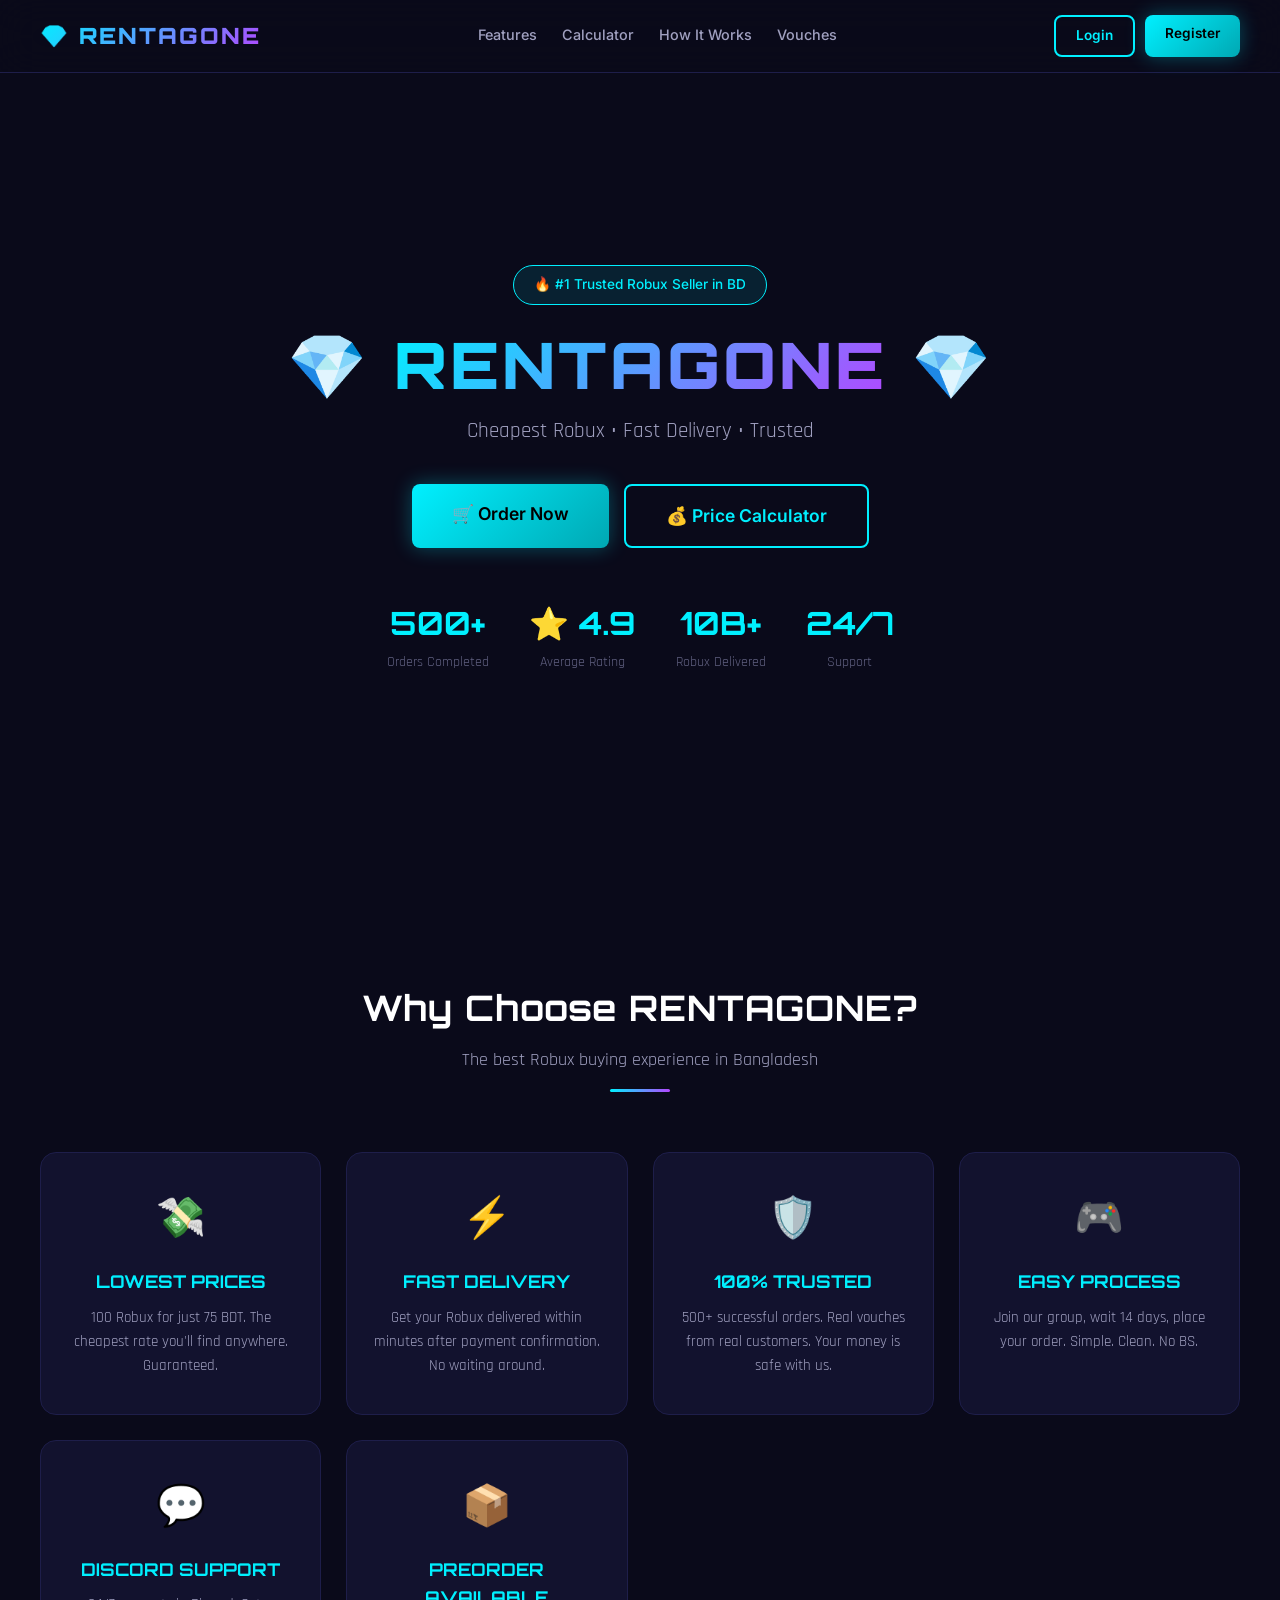
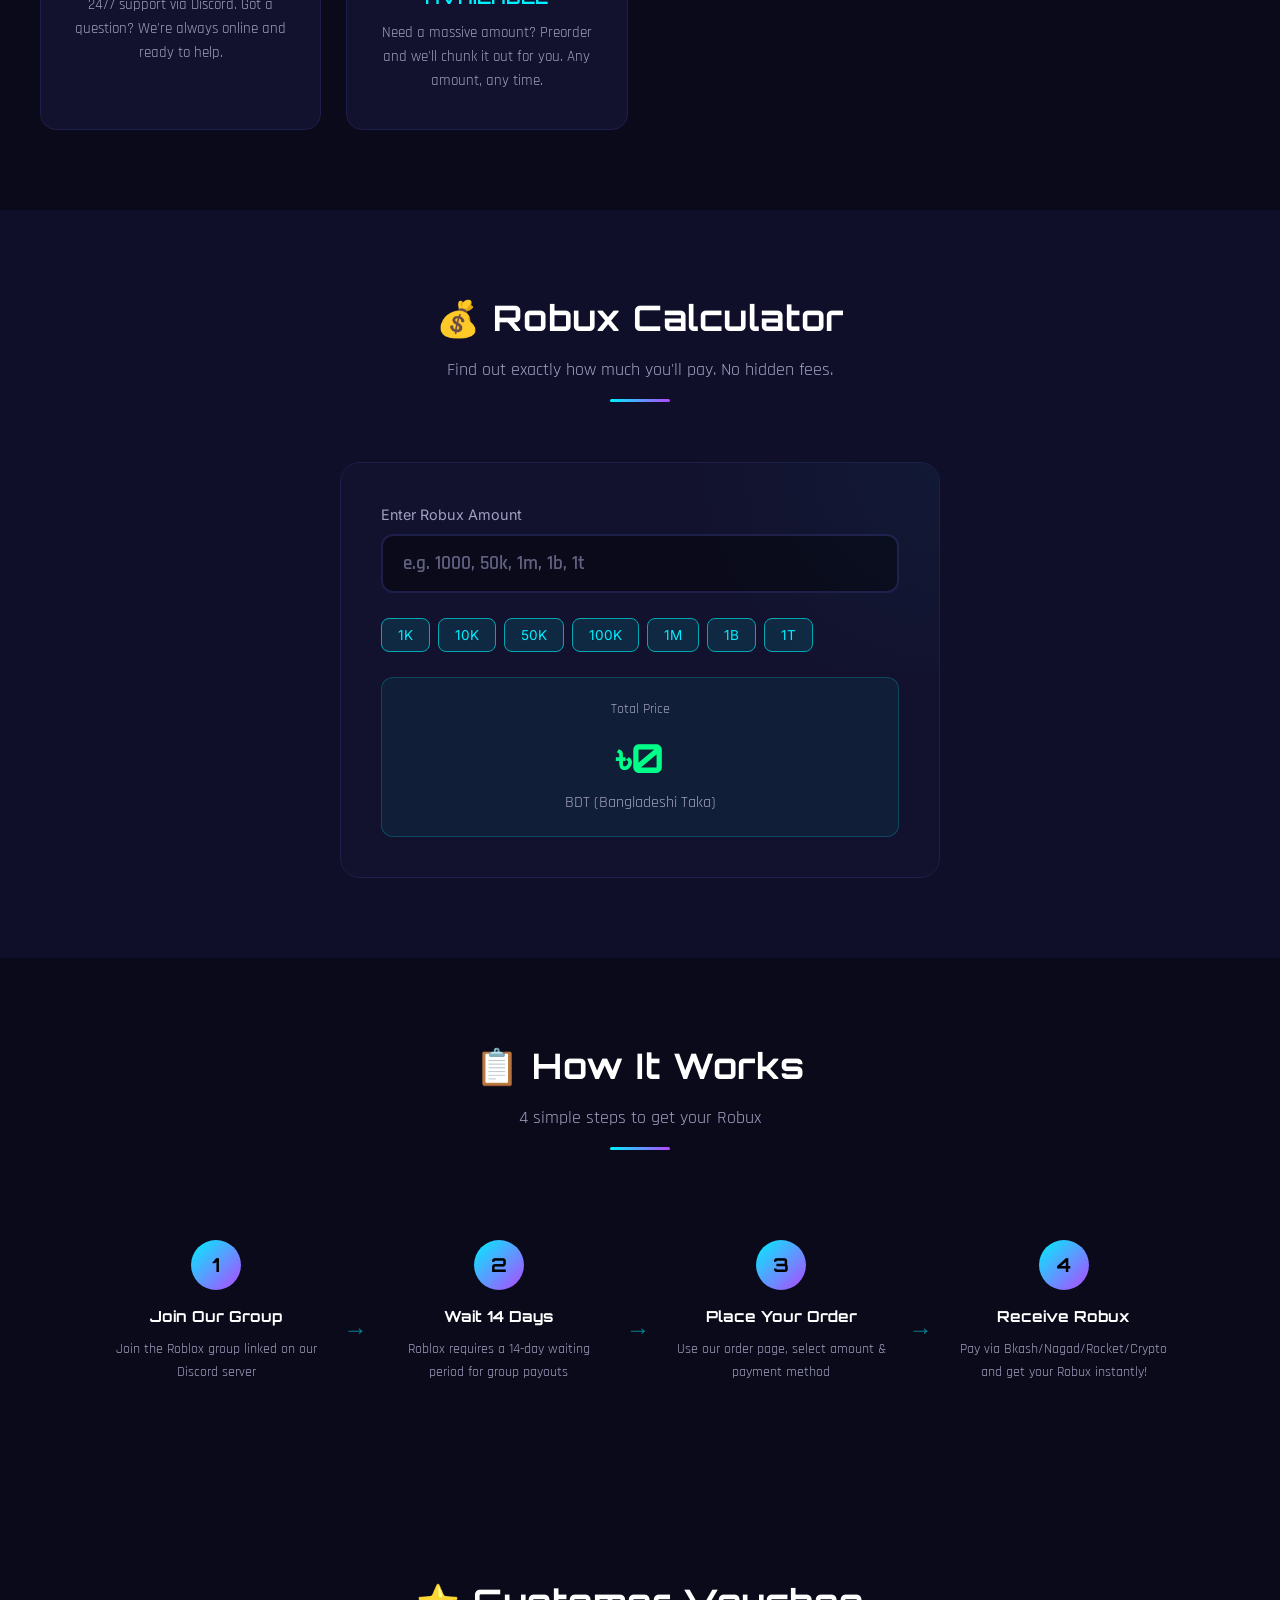
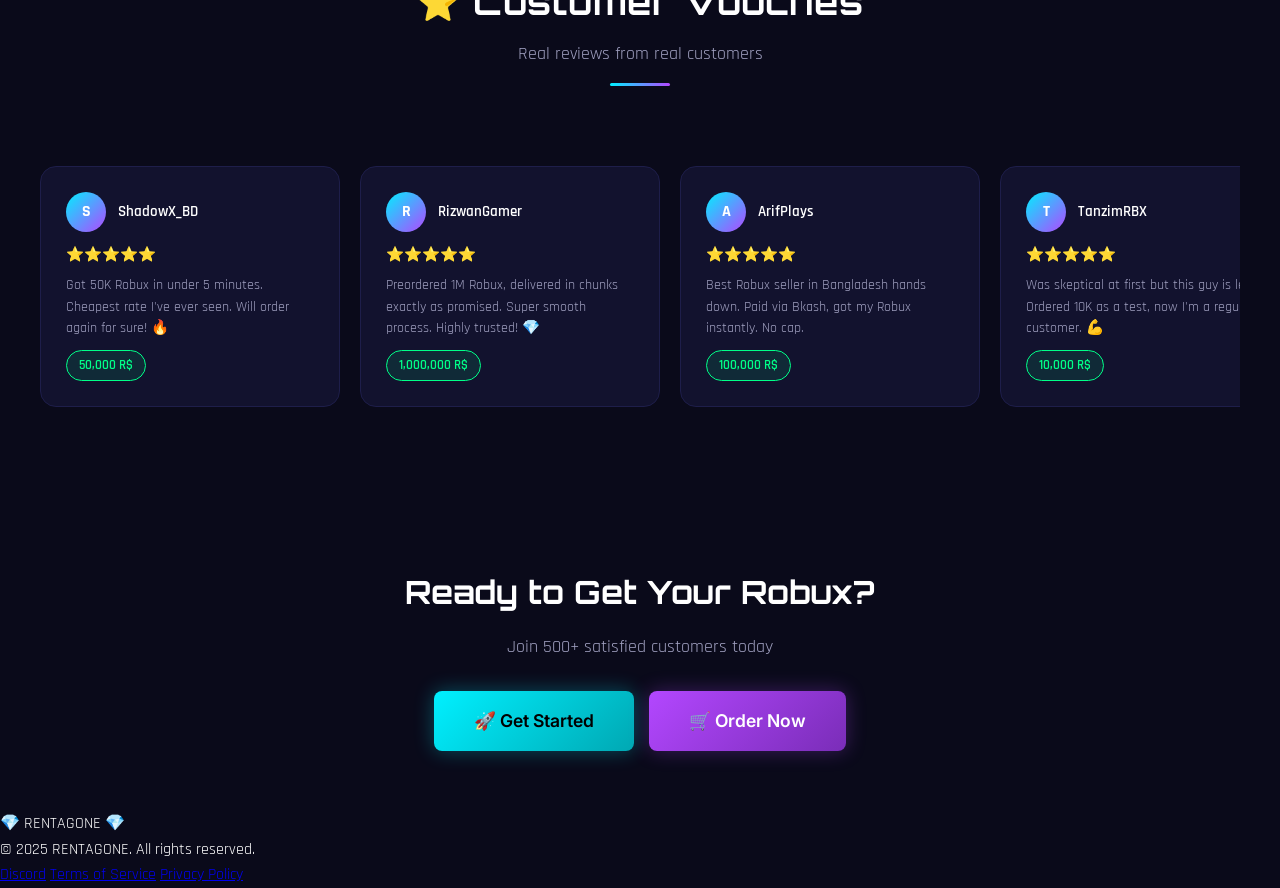
<file: index.html>
<!DOCTYPE html>
<html lang="en">
<head>
    <meta charset="UTF-8">
    <meta name="viewport" content="width=device-width, initial-scale=1.0">
    <title>💎 RENTAGONE - Cheapest Robux</title>
    <link rel="stylesheet" href="style.css">
</head>
<body>

    <!-- ========== FLOATING PARTICLES ========== -->
    <div class="particles" id="particles"></div>

    <!-- ========== TOAST NOTIFICATIONS ========== -->
    <div class="toast-container" id="toastContainer"></div>

    <!-- ========== NAVBAR ========== -->
    <nav class="navbar">
        <a href="index.html" class="logo">💎 RENTAGONE</a>
        <ul class="nav-links" id="navLinks">
            <li><a href="#features">Features</a></li>
            <li><a href="#calculator">Calculator</a></li>
            <li><a href="#how-it-works">How It Works</a></li>
            <li><a href="#vouches">Vouches</a></li>
        </ul>
        <div class="nav-btns">
            <a href="login.html" class="btn btn-secondary btn-sm">Login</a>
            <a href="register.html" class="btn btn-primary btn-sm">Register</a>
        </div>
        <div class="hamburger" id="hamburger">
            <span></span><span></span><span></span>
        </div>
    </nav>

    <!-- ========== HERO SECTION ========== -->
    <section class="hero">
        <div class="hero-content">
            <span class="hero-badge">🔥 #1 Trusted Robux Seller in BD</span>
            <h1>
                💎 <span class="gradient-text">RENTAGONE</span> 💎
            </h1>
            <p class="tagline">Cheapest Robux • Fast Delivery • Trusted</p>
            <div class="hero-buttons">
                <a href="order.html" class="btn btn-primary btn-lg">🛒 Order Now</a>
                <a href="#calculator" class="btn btn-secondary btn-lg">💰 Price Calculator</a>
            </div>
            <div class="hero-stats">
                <div class="stat-item">
                    <span class="stat-number" id="statOrders">500+</span>
                    <span class="stat-label">Orders Completed</span>
                </div>
                <div class="stat-item">
                    <span class="stat-number">⭐ 4.9</span>
                    <span class="stat-label">Average Rating</span>
                </div>
                <div class="stat-item">
                    <span class="stat-number" id="statRobux">10B+</span>
                    <span class="stat-label">Robux Delivered</span>
                </div>
                <div class="stat-item">
                    <span class="stat-number">24/7</span>
                    <span class="stat-label">Support</span>
                </div>
            </div>
        </div>
    </section>

    <!-- ========== FEATURES SECTION ========== -->
    <section id="features">
        <div class="section-header animate-on-scroll">
            <h2>Why Choose <span class="gradient-text">RENTAGONE</span>?</h2>
            <p>The best Robux buying experience in Bangladesh</p>
            <div class="section-line"></div>
        </div>
        <div class="features-grid">
            <div class="feature-card animate-on-scroll animate-delay-1">
                <span class="feature-icon">💸</span>
                <h3>LOWEST PRICES</h3>
                <p>100 Robux for just 75 BDT. The cheapest rate you'll find anywhere. Guaranteed.</p>
            </div>
            <div class="feature-card animate-on-scroll animate-delay-2">
                <span class="feature-icon">⚡</span>
                <h3>FAST DELIVERY</h3>
                <p>Get your Robux delivered within minutes after payment confirmation. No waiting around.</p>
            </div>
            <div class="feature-card animate-on-scroll animate-delay-3">
                <span class="feature-icon">🛡️</span>
                <h3>100% TRUSTED</h3>
                <p>500+ successful orders. Real vouches from real customers. Your money is safe with us.</p>
            </div>
            <div class="feature-card animate-on-scroll animate-delay-4">
                <span class="feature-icon">🎮</span>
                <h3>EASY PROCESS</h3>
                <p>Join our group, wait 14 days, place your order. Simple. Clean. No BS.</p>
            </div>
            <div class="feature-card animate-on-scroll animate-delay-1">
                <span class="feature-icon">💬</span>
                <h3>DISCORD SUPPORT</h3>
                <p>24/7 support via Discord. Got a question? We're always online and ready to help.</p>
            </div>
            <div class="feature-card animate-on-scroll animate-delay-2">
                <span class="feature-icon">📦</span>
                <h3>PREORDER AVAILABLE</h3>
                <p>Need a massive amount? Preorder and we'll chunk it out for you. Any amount, any time.</p>
            </div>
        </div>
    </section>

    <!-- ========== CALCULATOR SECTION ========== -->
    <section id="calculator" class="calculator-section">
        <div class="section-header animate-on-scroll">
            <h2>💰 Robux <span class="gradient-text">Calculator</span></h2>
            <p>Find out exactly how much you'll pay. No hidden fees.</p>
            <div class="section-line"></div>
        </div>
        <div class="calculator-box animate-on-scroll animate-scale">
            <div class="calc-input-group">
                <label>Enter Robux Amount</label>
                <input type="text" class="calc-input" id="calcInput" placeholder="e.g. 1000, 50k, 1m, 1b, 1t">
            </div>
            <div class="calc-quick-btns">
                <button class="calc-quick-btn" data-amount="1000">1K</button>
                <button class="calc-quick-btn" data-amount="10000">10K</button>
                <button class="calc-quick-btn" data-amount="50000">50K</button>
                <button class="calc-quick-btn" data-amount="100000">100K</button>
                <button class="calc-quick-btn" data-amount="1000000">1M</button>
                <button class="calc-quick-btn" data-amount="1000000000">1B</button>
                <button class="calc-quick-btn" data-amount="1000000000000">1T</button>
            </div>
            <div class="calc-result">
                <div class="price-label">Total Price</div>
                <div class="price-value" id="calcResult">৳0</div>
                <div class="price-currency">BDT (Bangladeshi Taka)</div>
            </div>
        </div>
    </section>

    <!-- ========== HOW IT WORKS ========== -->
    <section id="how-it-works">
        <div class="section-header animate-on-scroll">
            <h2>📋 How It <span class="gradient-text">Works</span></h2>
            <p>4 simple steps to get your Robux</p>
            <div class="section-line"></div>
        </div>
        <div class="steps-container">
            <div class="step-card animate-on-scroll animate-delay-1">
                <div class="step-number">1</div>
                <h3>Join Our Group</h3>
                <p>Join the Roblox group linked on our Discord server</p>
                <span class="step-arrow">→</span>
            </div>
            <div class="step-card animate-on-scroll animate-delay-2">
                <div class="step-number">2</div>
                <h3>Wait 14 Days</h3>
                <p>Roblox requires a 14-day waiting period for group payouts</p>
                <span class="step-arrow">→</span>
            </div>
            <div class="step-card animate-on-scroll animate-delay-3">
                <div class="step-number">3</div>
                <h3>Place Your Order</h3>
                <p>Use our order page, select amount & payment method</p>
                <span class="step-arrow">→</span>
            </div>
            <div class="step-card animate-on-scroll animate-delay-4">
                <div class="step-number">4</div>
                <h3>Receive Robux</h3>
                <p>Pay via Bkash/Nagad/Rocket/Crypto and get your Robux instantly!</p>
            </div>
        </div>
    </section>

    <!-- ========== VOUCHES SECTION ========== -->
    <section id="vouches">
        <div class="section-header animate-on-scroll">
            <h2>⭐ Customer <span class="gradient-text">Vouches</span></h2>
            <p>Real reviews from real customers</p>
            <div class="section-line"></div>
        </div>
        <div class="vouches-scroll animate-on-scroll">
            <!-- Vouch 1 -->
            <div class="vouch-card">
                <div class="vouch-header">
                    <div class="vouch-avatar">S</div>
                    <div class="vouch-name">ShadowX_BD</div>
                </div>
                <div class="vouch-stars">⭐⭐⭐⭐⭐</div>
                <p class="vouch-text">Got 50K Robux in under 5 minutes. Cheapest rate I've ever seen. Will order again for sure! 🔥</p>
                <span class="vouch-robux">50,000 R$</span>
            </div>
            <!-- Vouch 2 -->
            <div class="vouch-card">
                <div class="vouch-header">
                    <div class="vouch-avatar">R</div>
                    <div class="vouch-name">RizwanGamer</div>
                </div>
                <div class="vouch-stars">⭐⭐⭐⭐⭐</div>
                <p class="vouch-text">Preordered 1M Robux, delivered in chunks exactly as promised. Super smooth process. Highly trusted! 💎</p>
                <span class="vouch-robux">1,000,000 R$</span>
            </div>
            <!-- Vouch 3 -->
            <div class="vouch-card">
                <div class="vouch-header">
                    <div class="vouch-avatar">A</div>
                    <div class="vouch-name">ArifPlays</div>
                </div>
                <div class="vouch-stars">⭐⭐⭐⭐⭐</div>
                <p class="vouch-text">Best Robux seller in Bangladesh hands down. Paid via Bkash, got my Robux instantly. No cap.</p>
                <span class="vouch-robux">100,000 R$</span>
            </div>
            <!-- Vouch 4 -->
            <div class="vouch-card">
                <div class="vouch-header">
                    <div class="vouch-avatar">T</div>
                    <div class="vouch-name">TanzimRBX</div>
                </div>
                <div class="vouch-stars">⭐⭐⭐⭐⭐</div>
                <p class="vouch-text">Was skeptical at first but this guy is legit. Ordered 10K as a test, now I'm a regular customer. 💪</p>
                <span class="vouch-robux">10,000 R$</span>
            </div>
            <!-- Vouch 5 -->
            <div class="vouch-card">
                <div class="vouch-header">
                    <div class="vouch-avatar">N</div>
                    <div class="vouch-name">NafisGaming</div>
                </div>
                <div class="vouch-stars">⭐⭐⭐⭐⭐</div>
                <p class="vouch-text">Ordered 500K Robux via Nagad. Everything went smooth. Support replied in under a minute on Discord!</p>
                <span class="vouch-robux">500,000 R$</span>
            </div>
        </div>
    </section>

    <!-- ========== CTA SECTION ========== -->
    <section style="text-align: center; padding: 60px 20px;">
        <div class="animate-on-scroll animate-scale">
            <h2 style="font-family: var(--font-display); font-size: 2rem; margin-bottom: 15px;">
                Ready to Get Your <span class="gradient-text">Robux</span>?
            </h2>
            <p style="color: var(--text-secondary); margin-bottom: 30px; font-size: 1.1rem;">
                Join 500+ satisfied customers today
            </p>
            <div style="display: flex; gap: 15px; justify-content: center; flex-wrap: wrap;">
                <a href="register.html" class="btn btn-primary btn-lg">🚀 Get Started</a>
                <a href="order.html" class="btn btn-purple btn-lg">🛒 Order Now</a>
            </div>
        </div>
    </section>

    <!-- ========== FOOTER ========== -->
    <footer class="footer">
        <div class="footer-logo">💎 RENTAGONE 💎</div>
        <p>&copy; 2025 RENTAGONE. All rights reserved.</p>
        <div class="footer-links">
            <a href="#">Discord</a>
            <a href="#">Terms of Service</a>
            <a href="#">Privacy Policy</a>
        </div>
    </footer>

    <!-- ========== SCRIPTS ========== -->
    <script src="config.js"></script>
    <script src="script.js"></script>
</body>
              </html>
</file>
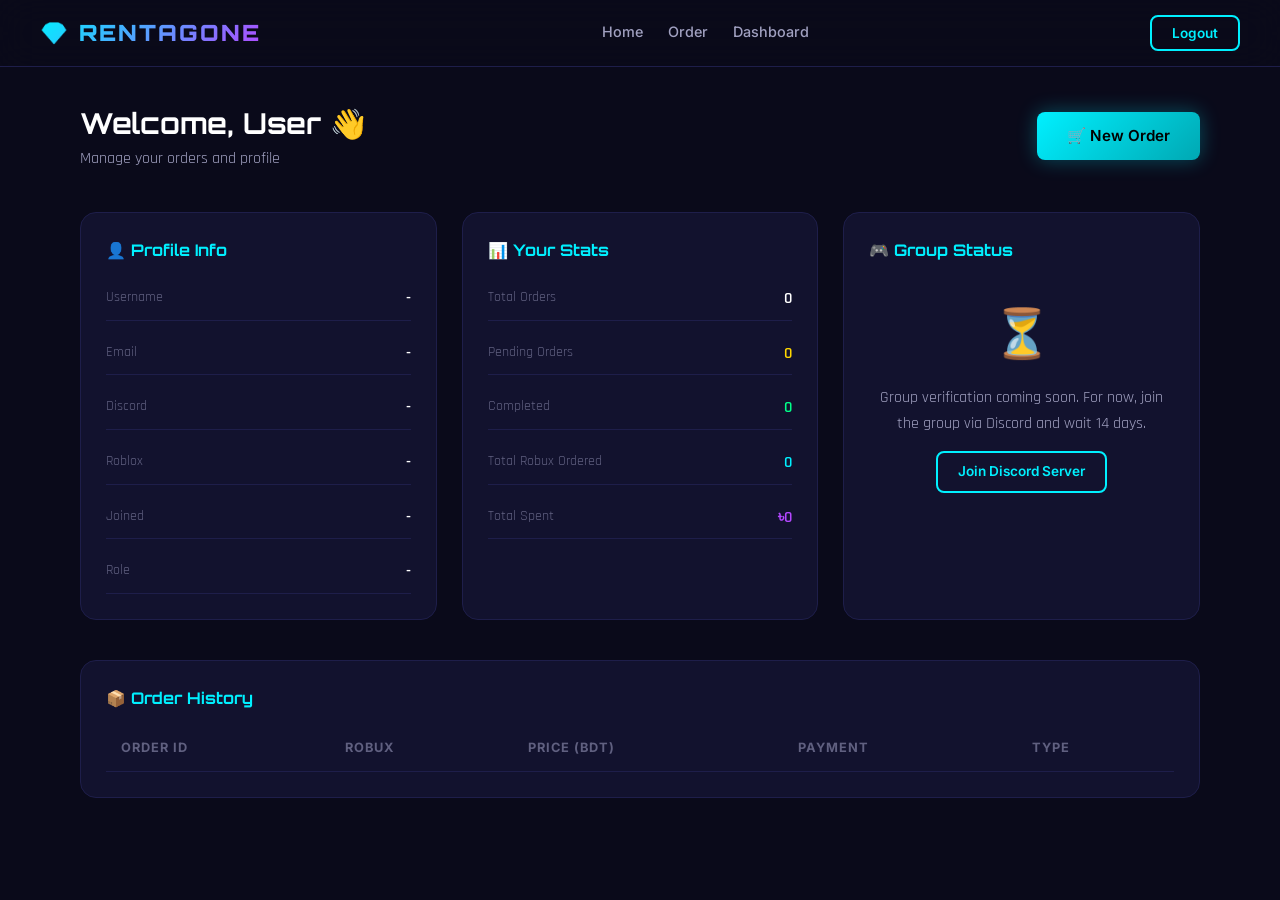
<file: dashboard.html>
<!DOCTYPE html>
<html lang="en">
<head>
    <meta charset="UTF-8">
    <meta name="viewport" content="width=device-width, initial-scale=1.0">
    <title>Dashboard - RENTAGONE</title>
    <link rel="stylesheet" href="style.css">
</head>
<body>

    <div class="particles" id="particles"></div>
    <div class="toast-container" id="toastContainer"></div>

    <!-- Navbar -->
    <nav class="navbar">
        <a href="index.html" class="logo">💎 RENTAGONE</a>
        <ul class="nav-links" id="navLinks">
            <li><a href="index.html">Home</a></li>
            <li><a href="order.html">Order</a></li>
            <li><a href="dashboard.html">Dashboard</a></li>
        </ul>
        <div class="nav-btns">
            <button class="btn btn-secondary btn-sm" id="logoutBtn">Logout</button>
        </div>
        <div class="hamburger" id="hamburger">
            <span></span><span></span><span></span>
        </div>
    </nav>

    <!-- Dashboard Content -->
    <div class="dashboard" style="padding: 100px 40px 60px;">

        <!-- Welcome Header -->
        <div class="dash-header animate-on-scroll">
            <div class="dash-welcome">
                <h1>Welcome, <span class="gradient-text" id="dashUsername">User</span> 👋</h1>
                <p>Manage your orders and profile</p>
            </div>
            <a href="order.html" class="btn btn-primary">🛒 New Order</a>
        </div>

        <!-- Stats Cards -->
        <div class="dash-grid">
            <!-- Profile Card -->
            <div class="dash-card animate-on-scroll animate-delay-1">
                <h3>👤 Profile Info</h3>
                <div class="profile-info">
                    <div class="profile-row">
                        <span class="label">Username</span>
                        <span class="value" id="profileUsername">-</span>
                    </div>
                    <div class="profile-row">
                        <span class="label">Email</span>
                        <span class="value" id="profileEmail">-</span>
                    </div>
                    <div class="profile-row">
                        <span class="label">Discord</span>
                        <span class="value" id="profileDiscord">-</span>
                    </div>
                    <div class="profile-row">
                        <span class="label">Roblox</span>
                        <span class="value" id="profileRoblox">-</span>
                    </div>
                    <div class="profile-row">
                        <span class="label">Joined</span>
                        <span class="value" id="profileJoined">-</span>
                    </div>
                    <div class="profile-row">
                        <span class="label">Role</span>
                        <span class="value" id="profileRole">-</span>
                    </div>
                </div>
            </div>

            <!-- Quick Stats Card -->
            <div class="dash-card animate-on-scroll animate-delay-2">
                <h3>📊 Your Stats</h3>
                <div class="profile-info">
                    <div class="profile-row">
                        <span class="label">Total Orders</span>
                        <span class="value" id="statTotalOrders">0</span>
                    </div>
                    <div class="profile-row">
                        <span class="label">Pending Orders</span>
                        <span class="value" id="statPendingOrders" style="color: var(--yellow);">0</span>
                    </div>
                    <div class="profile-row">
                        <span class="label">Completed</span>
                        <span class="value" id="statCompletedOrders" style="color: var(--green);">0</span>
                    </div>
                    <div class="profile-row">
                        <span class="label">Total Robux Ordered</span>
                        <span class="value" id="statTotalRobux" style="color: var(--cyan);">0</span>
                    </div>
                    <div class="profile-row">
                        <span class="label">Total Spent</span>
                        <span class="value" id="statTotalSpent" style="color: var(--purple);">৳0</span>
                    </div>
                </div>
            </div>

            <!-- Group Status Card -->
            <div class="dash-card animate-on-scroll animate-delay-3">
                <h3>🎮 Group Status</h3>
                <div style="text-align: center; padding: 20px 0;">
                    <div style="font-size: 3rem; margin-bottom: 10px;">⏳</div>
                    <p style="color: var(--text-secondary); margin-bottom: 15px;">
                        Group verification coming soon. For now, join the group via Discord and wait 14 days.
                    </p>
                    <a href="#" class="btn btn-secondary btn-sm">Join Discord Server</a>
                </div>
            </div>
        </div>

        <!-- Orders History -->
        <div class="dash-card animate-on-scroll" style="margin-bottom: 40px;">
            <h3>📦 Order History</h3>
            <div style="overflow-x: auto;">
                <table class="orders-table" id="ordersTable">
                    <thead>
                        <tr>
                            <th>Order ID</th>
                            <th>Robux</th>
                            <th>Price (BDT)</th>
                            <th>Payment</th>
                            <th>Type</th>
                            <th
</file>
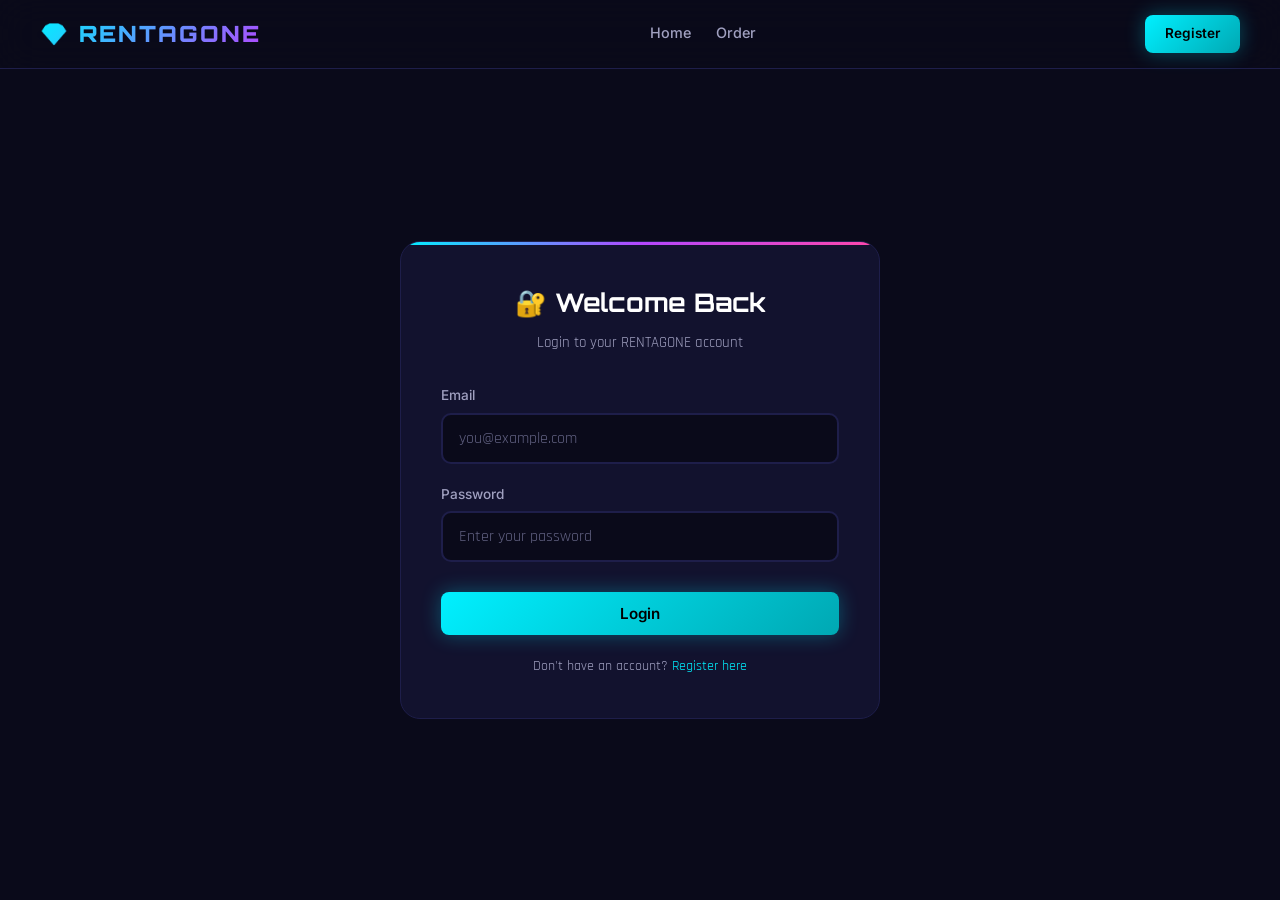
<file: login.html>
<!DOCTYPE html>
<html lang="en">
<head>
    <meta charset="UTF-8">
    <meta name="viewport" content="width=device-width, initial-scale=1.0">
    <title>Login - RENTAGONE</title>
    <link rel="stylesheet" href="style.css">
</head>
<body>

    <div class="particles" id="particles"></div>
    <div class="toast-container" id="toastContainer"></div>

    <!-- Navbar -->
    <nav class="navbar">
        <a href="index.html" class="logo">💎 RENTAGONE</a>
        <ul class="nav-links" id="navLinks">
            <li><a href="index.html">Home</a></li>
            <li><a href="order.html">Order</a></li>
        </ul>
        <div class="nav-btns">
            <a href="register.html" class="btn btn-primary btn-sm">Register</a>
        </div>
        <div class="hamburger" id="hamburger">
            <span></span><span></span><span></span>
        </div>
    </nav>

    <!-- Login Form -->
    <div class="auth-page">
        <div class="auth-box animate-on-scroll animate-scale">
            <h2>🔐 Welcome Back</h2>
            <p class="auth-subtitle">Login to your RENTAGONE account</p>

            <form id="loginForm">
                <div class="form-group">
                    <label>Email</label>
                    <input type="email" class="form-input" id="loginEmail" placeholder="you@example.com" required>
                    <div class="form-error" id="loginEmailError">Please enter a valid email</div>
                </div>

                <div class="form-group">
                    <label>Password</label>
                    <input type="password" class="form-input" id="loginPassword" placeholder="Enter your password" required>
                    <div class="form-error" id="loginPasswordError">Password is required</div>
                </div>

                <button type="submit" class="btn btn-primary" style="width: 100%; margin-top: 10px;" id="loginBtn">
                    Login
                </button>
            </form>

            <div class="auth-footer">
                Don't have an account? <a href="register.html">Register here</a>
            </div>
        </div>
    </div>

    <script src="config.js"></script>
    <script src="script.js"></script>
</body>
</html>
</file>
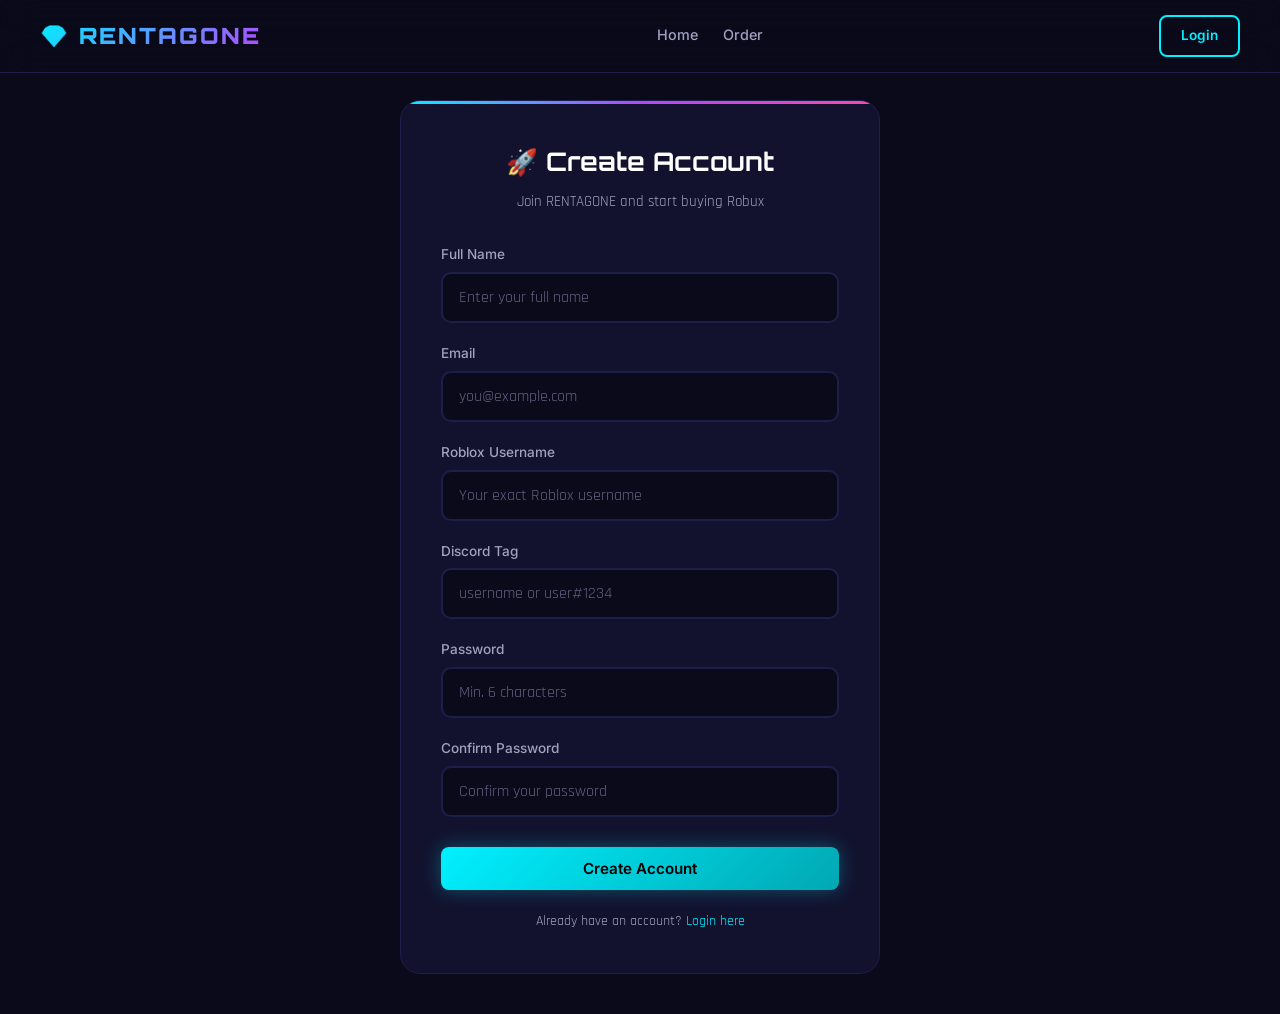
<file: register.html>
<!DOCTYPE html>
<html lang="en">
<head>
    <meta charset="UTF-8">
    <meta name="viewport" content="width=device-width, initial-scale=1.0">
    <title>Register - RENTAGONE</title>
    <link rel="stylesheet" href="style.css">
</head>
<body>

    <div class="particles" id="particles"></div>
    <div class="toast-container" id="toastContainer"></div>

    <!-- Navbar -->
    <nav class="navbar">
        <a href="index.html" class="logo">💎 RENTAGONE</a>
        <ul class="nav-links" id="navLinks">
            <li><a href="index.html">Home</a></li>
            <li><a href="order.html">Order</a></li>
        </ul>
        <div class="nav-btns">
            <a href="login.html" class="btn btn-secondary btn-sm">Login</a>
        </div>
        <div class="hamburger" id="hamburger">
            <span></span><span></span><span></span>
        </div>
    </nav>

    <!-- Register Form -->
    <div class="auth-page">
        <div class="auth-box animate-on-scroll animate-scale">
            <h2>🚀 Create Account</h2>
            <p class="auth-subtitle">Join RENTAGONE and start buying Robux</p>

            <form id="registerForm">
                <div class="form-group">
                    <label>Full Name</label>
                    <input type="text" class="form-input" id="regName" placeholder="Enter your full name" required>
                    <div class="form-error" id="nameError">Please enter your name</div>
                </div>

                <div class="form-group">
                    <label>Email</label>
                    <input type="email" class="form-input" id="regEmail" placeholder="you@example.com" required>
                    <div class="form-error" id="emailError">Please enter a valid email</div>
                </div>

                <div class="form-group">
                    <label>Roblox Username</label>
                    <input type="text" class="form-input" id="regRoblox" placeholder="Your exact Roblox username" required>
                    <div class="form-error" id="robloxError">Roblox username must be 3-20 characters (letters, numbers, underscores)</div>
                </div>

                <div class="form-group">
                    <label>Discord Tag</label>
                    <input type="text" class="form-input" id="regDiscord" placeholder="username or user#1234" required>
                    <div class="form-error" id="discordError">Enter a valid Discord tag (e.g. user#1234 or username)</div>
                </div>

                <div class="form-group">
                    <label>Password</label>
                    <input type="password" class="form-input" id="regPassword" placeholder="Min. 6 characters" required>
                    <div class="form-error" id="passwordError">Password must be at least 6 characters</div>
                </div>

                <div class="form-group">
                    <label>Confirm Password</label>
                    <input type="password" class="form-input" id="regPasswordConfirm" placeholder="Confirm your password" required>
                    <div class="form-error" id="confirmError">Passwords do not match</div>
                </div>

                <button type="submit" class="btn btn-primary" style="width: 100%; margin-top: 10px;" id="registerBtn">
                    Create Account
                </button>
            </form>

            <div class="auth-footer">
                Already have an account? <a href="login.html">Login here</a>
            </div>
        </div>
    </div>

    <script src="config.js"></script>
    <script src="script.js"></script>
</body>
</html>
</file>
<file: style.css>
/* ============================================
   💎 RENTAGONE - Dark Cyber Theme
   ============================================ */

/* ---------- IMPORTS & RESET ---------- */
@import url('https://fonts.googleapis.com/css2?family=Orbitron:wght@400;600;700;900&family=Rajdhani:wght@300;400;500;600;700&family=Inter:wght@300;400;500;600;700&display=swap');

*, *::before, *::after {
    margin: 0;
    padding: 0;
    box-sizing: border-box;
}

:root {
    --bg-primary: #0a0a1a;
    --bg-secondary: #0f0f2a;
    --bg-card: #12122e;
    --bg-card-hover: #1a1a3e;
    --cyan: #00f0ff;
    --cyan-dim: #00a8b3;
    --purple: #b347ff;
    --purple-dim: #7a2db8;
    --pink: #ff47ab;
    --green: #00ff88;
    --red: #ff4757;
    --yellow: #ffd700;
    --text-primary: #ffffff;
    --text-secondary: #a0a0c0;
    --text-muted: #606080;
    --border: #1e1e4a;
    --glow-cyan: 0 0 20px rgba(0, 240, 255, 0.3);
    --glow-purple: 0 0 20px rgba(179, 71, 255, 0.3);
    --glow-green: 0 0 20px rgba(0, 255, 136, 0.3);
    --font-display: 'Orbitron', sans-serif;
    --font-body: 'Rajdhani', sans-serif;
    --font-ui: 'Inter', sans-serif;
}

html {
    scroll-behavior: smooth;
}

body {
    font-family: var(--font-body);
    background: var(--bg-primary);
    color: var(--text-primary);
    line-height: 1.6;
    overflow-x: hidden;
}

/* ---------- SCROLLBAR ---------- */
::-webkit-scrollbar { width: 8px; }
::-webkit-scrollbar-track { background: var(--bg-primary); }
::-webkit-scrollbar-thumb { 
    background: linear-gradient(var(--cyan), var(--purple)); 
    border-radius: 10px; 
}

/* ---------- PARTICLES BACKGROUND ---------- */
.particles {
    position: fixed;
    top: 0; left: 0;
    width: 100%; height: 100%;
    pointer-events: none;
    z-index: 0;
    overflow: hidden;
}

.particle {
    position: absolute;
    width: 2px; height: 2px;
    background: var(--cyan);
    border-radius: 50%;
    opacity: 0.4;
    animation: float-particle linear infinite;
}

@keyframes float-particle {
    0% { transform: translateY(100vh) scale(0); opacity: 0; }
    10% { opacity: 0.4; }
    90% { opacity: 0.4; }
    100% { transform: translateY(-10vh) scale(1); opacity: 0; }
}

/* ---------- NAVBAR ---------- */
.navbar {
    position: fixed;
    top: 0; left: 0; right: 0;
    z-index: 1000;
    display: flex;
    justify-content: space-between;
    align-items: center;
    padding: 15px 40px;
    background: rgba(10, 10, 26, 0.9);
    backdrop-filter: blur(20px);
    border-bottom: 1px solid var(--border);
}

.navbar .logo {
    font-family: var(--font-display);
    font-size: 1.4rem;
    font-weight: 900;
    background: linear-gradient(135deg, var(--cyan), var(--purple));
    -webkit-background-clip: text;
    -webkit-text-fill-color: transparent;
    text-decoration: none;
    letter-spacing: 2px;
}

.navbar .nav-links {
    display: flex;
    gap: 25px;
    list-style: none;
}

.navbar .nav-links a {
    color: var(--text-secondary);
    text-decoration: none;
    font-family: var(--font-ui);
    font-size: 0.9rem;
    font-weight: 500;
    transition: all 0.3s ease;
    position: relative;
}

.navbar .nav-links a:hover {
    color: var(--cyan);
}

.navbar .nav-links a::after {
    content: '';
    position: absolute;
    bottom: -5px; left: 0;
    width: 0; height: 2px;
    background: var(--cyan);
    transition: width 0.3s ease;
}

.navbar .nav-links a:hover::after {
    width: 100%;
}

.nav-btns {
    display: flex;
    gap: 10px;
}

/* Mobile hamburger */
.hamburger {
    display: none;
    flex-direction: column;
    cursor: pointer;
    gap: 5px;
}

.hamburger span {
    width: 25px; height: 2px;
    background: var(--cyan);
    transition: 0.3s;
}

/* ---------- BUTTONS ---------- */
.btn {
    display: inline-block;
    padding: 12px 30px;
    border: none;
    border-radius: 8px;
    font-family: var(--font-ui);
    font-weight: 600;
    font-size: 0.95rem;
    cursor: pointer;
    transition: all 0.3s ease;
    text-decoration: none;
    text-align: center;
    position: relative;
    overflow: hidden;
}

.btn::before {
    content: '';
    position: absolute;
    top: 0; left: -100%;
    width: 100%; height: 100%;
    background: linear-gradient(90deg, transparent, rgba(255,255,255,0.1), transparent);
    transition: left 0.5s ease;
}

.btn:hover::before {
    left: 100%;
}

.btn-primary {
    background: linear-gradient(135deg, var(--cyan), var(--cyan-dim));
    color: #000;
    box-shadow: var(--glow-cyan);
}

.btn-primary:hover {
    transform: translateY(-2px);
    box-shadow: 0 0 40px rgba(0, 240, 255, 0.5);
}

.btn-secondary {
    background: transparent;
    color: var(--cyan);
    border: 2px solid var(--cyan);
}

.btn-secondary:hover {
    background: rgba(0, 240, 255, 0.1);
    transform: translateY(-2px);
}

.btn-purple {
    background: linear-gradient(135deg, var(--purple), var(--purple-dim));
    color: #fff;
    box-shadow: var(--glow-purple);
}

.btn-purple:hover {
    transform: translateY(-2px);
    box-shadow: 0 0 40px rgba(179, 71, 255, 0.5);
}

.btn-green {
    background: linear-gradient(135deg, var(--green), #00b360);
    color: #000;
    box-shadow: var(--glow-green);
}

.btn-green:hover {
    transform: translateY(-2px);
    box-shadow: 0 0 40px rgba(0, 255, 136, 0.5);
}

.btn-sm {
    padding: 8px 20px;
    font-size: 0.85rem;
}

.btn-lg {
    padding: 16px 40px;
    font-size: 1.1rem;
}

/* ---------- HERO SECTION ---------- */
.hero {
    min-height: 100vh;
    display: flex;
    align-items: center;
    justify-content: center;
    text-align: center;
    padding: 120px 20px 80px;
    position: relative;
    z-index: 1;
}

.hero-content {
    max-width: 800px;
}

.hero-badge {
    display: inline-block;
    padding: 8px 20px;
    background: rgba(0, 240, 255, 0.1);
    border: 1px solid var(--cyan);
    border-radius: 50px;
    color: var(--cyan);
    font-family: var(--font-ui);
    font-size: 0.85rem;
    font-weight: 500;
    margin-bottom: 25px;
    animation: pulse-border 2s ease-in-out infinite;
}

@keyframes pulse-border {
    0%, 100% { box-shadow: 0 0 5px rgba(0, 240, 255, 0.2); }
    50% { box-shadow: 0 0 20px rgba(0, 240, 255, 0.4); }
}

.hero h1 {
    font-family: var(--font-display);
    font-size: 4rem;
    font-weight: 900;
    margin-bottom: 15px;
    letter-spacing: 3px;
    line-height: 1.1;
}

.hero h1 .gradient-text {
    background: linear-gradient(135deg, var(--cyan), var(--purple), var(--pink));
    -webkit-background-clip: text;
    -webkit-text-fill-color: transparent;
    background-size: 200% 200%;
    animation: gradient-shift 3s ease infinite;
}

@keyframes gradient-shift {
    0% { background-position: 0% 50%; }
    50% { background-position: 100% 50%; }
    100% { background-position: 0% 50%; }
}

.hero .tagline {
    font-size: 1.3rem;
    color: var(--text-secondary);
    margin-bottom: 35px;
    font-weight: 400;
}

.hero-buttons {
    display: flex;
    gap: 15px;
    justify-content: center;
    flex-wrap: wrap;
}

.hero-stats {
    display: flex;
    gap: 40px;
    justify-content: center;
    margin-top: 50px;
    flex-wrap: wrap;
}

.stat-item {
    text-align: center;
}

.stat-item .stat-number {
    font-family: var(--font-display);
    font-size: 2rem;
    font-weight: 700;
    color: var(--cyan);
    display: block;
}

.stat-item .stat-label {
    font-size: 0.9rem;
    color: var(--text-muted);
}

/* ---------- SECTIONS ---------- */
section {
    padding: 80px 40px;
    position: relative;
    z-index: 1;
}

.section-header {
    text-align: center;
    margin-bottom: 60px;
}

.section-header h2 {
    font-family: var(--font-display);
    font-size: 2.2rem;
    margin-bottom: 10px;
    letter-spacing: 1px;
}

.section-header p {
    color: var(--text-secondary);
    font-size: 1.1rem;
    max-width: 600px;
    margin: 0 auto;
}

.section-line {
    width: 60px; height: 3px;
    background: linear-gradient(90deg, var(--cyan), var(--purple));
    margin: 15px auto 0;
    border-radius: 2px;
}

/* ---------- FEATURES ---------- */
.features-grid {
    display: grid;
    grid-template-columns: repeat(auto-fit, minmax(280px, 1fr));
    gap: 25px;
    max-width: 1200px;
    margin: 0 auto;
}

.feature-card {
    background: var(--bg-card);
    border: 1px solid var(--border);
    border-radius: 16px;
    padding: 35px 25px;
    text-align: center;
    transition: all 0.4s ease;
    position: relative;
    overflow: hidden;
}

.feature-card::before {
    content: '';
    position: absolute;
    top: 0; left: 0; right: 0;
    height: 3px;
    background: linear-gradient(90deg, var(--cyan), var(--purple));
    transform: scaleX(0);
    transition: transform 0.4s ease;
}

.feature-card:hover::before {
    transform: scaleX(1);
}

.feature-card:hover {
    background: var(--bg-card-hover);
    transform: translateY(-5px);
    box-shadow: 0 10px 40px rgba(0, 0, 0, 0.3);
}

.feature-icon {
    font-size: 2.5rem;
    margin-bottom: 15px;
    display: block;
}

.feature-card h3 {
    font-family: var(--font-display);
    font-size: 1.1rem;
    margin-bottom: 10px;
    color: var(--cyan);
}

.feature-card p {
    color: var(--text-secondary);
    font-size: 0.95rem;
}

/* ---------- CALCULATOR ---------- */
.calculator-section {
    background: var(--bg-secondary);
}

.calculator-box {
    max-width: 600px;
    margin: 0 auto;
    background: var(--bg-card);
    border: 1px solid var(--border);
    border-radius: 20px;
    padding: 40px;
    position: relative;
    overflow: hidden;
}

.calculator-box::after {
    content: '';
    position: absolute;
    top: -50%; right: -50%;
    width: 100%; height: 100%;
    background: radial-gradient(circle, rgba(0, 240, 255, 0.03) 0%, transparent 70%);
    pointer-events: none;
}

.calc-input-group {
    margin-bottom: 25px;
}

.calc-input-group label {
    display: block;
    font-family: var(--font-ui);
    font-size: 0.9rem;
    color: var(--text-secondary);
    margin-bottom: 8px;
}

.calc-input {
    width: 100%;
    padding: 15px 20px;
    background: var(--bg-primary);
    border: 2px solid var(--border);
    border-radius: 12px;
    color: var(--text-primary);
    font-family: var(--font-body);
    font-size: 1.2rem;
    font-weight: 600;
    transition: border-color 0.3s;
    outline: none;
}

.calc-input:focus {
    border-color: var(--cyan);
    box-shadow: var(--glow-cyan);
}

.calc-input::placeholder {
    color: var(--text-muted);
}

.calc-quick-btns {
    display: flex;
    gap: 8px;
    flex-wrap: wrap;
    margin-bottom: 25px;
}

.calc-quick-btn {
    padding: 8px 16px;
    background: rgba(0, 240, 255, 0.1);
    border: 1px solid var(--cyan-dim);
    border-radius: 8px;
    color: var(--cyan);
    font-family: var(--font-ui);
    font-size: 0.85rem;
    cursor: pointer;
    transition: all 0.3s;
}

.calc-quick-btn:hover {
    background: rgba(0, 240, 255, 0.2);
    transform: scale(1.05);
}

.calc-result {
    background: rgba(0, 240, 255, 0.05);
    border: 1px solid rgba(0, 240, 255, 0.2);
    border-radius: 12px;
    padding: 20px;
    text-align: center;
}

.calc-result .price-label {
    color: var(--text-secondary);
    font-size: 0.9rem;
    margin-bottom: 5px;
}

.calc-result .price-value {
    font-family: var(--font-display);
    font-size: 2.5rem;
    font-weight: 700;
    color: var(--green);
}

.calc-result .price-currency {
    font-size: 1rem;
    color: var(--text-secondary);
}

/* ---------- HOW IT WORKS ---------- */
.steps-container {
    display: flex;
    justify-content: center;
    gap: 30px;
    max-width: 1100px;
    margin: 0 auto;
    flex-wrap: wrap;
}

.step-card {
    flex: 1;
    min-width: 220px;
    max-width: 260px;
    text-align: center;
    padding: 30px 20px;
    position: relative;
}

.step-number {
    display: inline-flex;
    align-items: center;
    justify-content: center;
    width: 50px; height: 50px;
    background: linear-gradient(135deg, var(--cyan), var(--purple));
    border-radius: 50%;
    font-family: var(--font-display);
    font-size: 1.2rem;
    font-weight: 700;
    color: #000;
    margin-bottom: 15px;
}

.step-card h3 {
    font-family: var(--font-display);
    font-size: 0.95rem;
    color: var(--text-primary);
    margin-bottom: 8px;
}

.step-card p {
    color: var(--text-secondary);
    font-size: 0.9rem;
}

.step-arrow {
    position: absolute;
    right: -25px; top: 50%;
    color: var(--cyan);
    font-size: 1.5rem;
    opacity: 0.5;
}

/* ---------- VOUCHES ---------- */
.vouches-scroll {
    display: flex;
    gap: 20px;
    overflow-x: auto;
    padding: 20px 0;
    max-width: 1200px;
    margin: 0 auto;
    scroll-snap-type: x mandatory;
}

.vouches-scroll::-webkit-scrollbar { height: 6px; }
.vouches-scroll::-webkit-scrollbar-thumb { 
    background: var(--purple); border-radius: 10px; 
}

.vouch-card {
    min-width: 300px;
    background: var(--bg-card);
    border: 1px solid var(--border);
    border-radius: 16px;
    padding: 25px;
    scroll-snap-align: start;
    transition: all 0.3s;
}

.vouch-card:hover {
    border-color: var(--purple);
    box-shadow: var(--glow-purple);
}

.vouch-header {
    display: flex;
    align-items: center;
    gap: 12px;
    margin-bottom: 12px;
}

.vouch-avatar {
    width: 40px; height: 40px;
    border-radius: 50%;
    background: linear-gradient(135deg, var(--cyan), var(--purple));
    display: flex;
    align-items: center;
    justify-content: center;
    font-weight: 700;
    font-size: 1rem;
}

.vouch-name {
    font-weight: 600;
    font-size: 0.95rem;
}

.vouch-stars {
    color: var(--yellow);
    font-size: 0.9rem;
    margin-bottom: 8px;
}

.vouch-text {
    color: var(--text-secondary);
    font-size: 0.9rem;
    line-height: 1.5;
}

.vouch-robux {
    display: inline-block;
    margin-top: 10px;
    padding: 4px 12px;
    background: rgba(0, 255, 136, 0.1);
    border: 1px solid var(--green);
    border-radius: 20px;
    color: var(--green);
    font-size: 0.8rem;
    font-weight: 600;
}

/* ---------- FORMS (Register/Login) ---------- */
.auth-page {
    min-height: 100vh;
    display: flex;
    align-items: center;
    justify-content: center;
    padding: 100px 20px 40px;
}

.auth-box {
    width: 100%;
    max-width: 480px;
    background: var(--bg-card);
    border: 1px solid var(--border);
    border-radius: 20px;
    padding: 40px;
    position: relative;
    overflow: hidden;
}

.auth-box::before {
    content: '';
    position: absolute;
    top: 0; left: 0; right: 0;
    height: 3px;
    background: linear-gradient(90deg, var(--cyan), var(--purple), var(--pink));
}

.auth-box h2 {
    font-family: var(--font-display);
    font-size: 1.6rem;
    text-align: center;
    margin-bottom: 8px;
}

.auth-box .auth-subtitle {
    text-align: center;
    color: var(--text-secondary);
    margin-bottom: 30px;
    font-size: 0.95rem;
}

.form-group {
    margin-bottom: 20px;
}

.form-group label {
    display: block;
    font-family: var(--font-ui);
    font-size: 0.85rem;
    color: var(--text-secondary);
    margin-bottom: 6px;
    font-weight: 500;
}

.form-input {
    width: 100%;
    padding: 13px 16px;
    background: var(--bg-primary);
    border: 2px solid var(--border);
    border-radius: 10px;
    color: var(--text-primary);
    font-family: var(--font-body);
    font-size: 1rem;
    transition: all 0.3s;
    outline: none;
}

.form-input:focus {
    border-color: var(--cyan);
    box-shadow: 0 0 0 3px rgba(0, 240, 255, 0.1);
}

.form-input::placeholder {
    color: var(--text-muted);
}

.form-input.error {
    border-color: var(--red);
    box-shadow: 0 0 0 3px rgba(255, 71, 87, 0.1);
}

.form-error {
    color: var(--red);
    font-size: 0.8rem;
    margin-top: 4px;
    display: none;
}

.form-error.show {
    display: block;
}

.auth-footer {
    text-align: center;
    margin-top: 20px;
    color: var(--text-secondary);
    font-size: 0.9rem;
}

.auth-footer a {
    color: var(--cyan);
    text-decoration: none;
}

.auth-footer a:hover {
    text-decoration: underline;
}

/* ---------- DASHBOARD ---------- */
.dashboard {
    padding-top: 100px;
    max-width: 1200px;
    margin: 0 auto;
}

.dash-header {
    display: flex;
    justify-content: space-between;
    align-items: center;
    margin-bottom: 40px;
    flex-wrap: wrap;
    gap: 20px;
}

.dash-welcome h1 {
    font-family: var(--font-display);
    font-size: 1.8rem;
}

.dash-welcome p {
    color: var(--text-secondary);
}

.dash-grid {
    display: grid;
    grid-template-columns: repeat(auto-fit, minmax(300px, 1fr));
    gap: 25px;
    margin-bottom: 40px;
}

.dash-card {
    background: var(--bg-card);
    border: 1px solid var(--border);
    border-radius: 16px;
    padding: 25px;
    transition: all 0.3s;
}

.dash-card:hover {
    border-color: var(--cyan-dim);
}

.dash-card h3 {
    font-family: var(--font-display);
    font-size: 1rem;
    color: var(--cyan);
    margin-bottom: 15px;
    display: flex;
    align-items: center;
    gap: 8px;
}

.profile-info {
    display: flex;
    flex-direction: column;
    gap: 12px;
}

.profile-row {
    display: flex;
    justify-content: space-between;
    padding: 8px 0;
    border-bottom: 1px solid var(--border);
}

.profile-row .label {
    color: var(--text-muted);
    font-size: 0.9rem;
}

.profile-row .value {
    font-weight: 600;
    color: var(--text-primary);
}

/* Orders table */
.orders-table {
    width: 100%;
    border-collapse: collapse;
}

.orders-table th {
    text-align: left;
    padding: 12px 15px;
    font-family: var(--font-ui);
    font-size: 0.8rem;
    color: var(--text-muted);
    text-transform: uppercase;
    letter-spacing: 1px;
    border-bottom: 1px solid var(--border);
}

.orders-table td {
    padding: 12px 15px;
    font-size: 0.95rem;
    border-bottom: 1px solid rgba(30, 30, 74, 0.5);
}

.status-badge {
    display: inline-block;
    padding: 4px 12px;
    border-radius: 20px;
    font-size: 0.8rem;
    font-weight: 600;
}

.status-pending {
    background: rgba(255, 215, 0, 0.1);
    color: var(--yellow);
    border: 1px solid var(--yellow);
}

.status-completed {
    background: rgba(0, 255, 136, 0.1);
    color: var(--green);
    border: 1px solid var(--green);
}

.status-cancelled {
    background: rgba(255, 71, 87, 0.1);
    color: var(--red);
    border: 1px solid var(--red);
}

/* ---------- ORDER PAGE ---------- */
.order-page {
    padding-top: 100px;
    max-width: 800px;
    margin: 0 auto;
}

.order-box {
    background: var(--bg-card);
    border: 1px solid var(--border);
    border-radius: 20px;
    padding: 40px;
    margin-bottom: 30px;
}

.order-type-toggle {
    display: flex;
    background: var(--bg-primary);
    border-radius: 12px;
    padding: 4px;
    margin-bottom: 30px;
}

.toggle-btn {
    flex: 1;
    padding: 12px;
    text-align: center;
    border: none;
    border-radius: 10px;
    background: transparent;
    color: var(--text-secondary);
    font-family: var(--font-ui);
    font-weight: 600;
    font-size: 0.95rem;
    cursor: pointer;
    transition: all 0.3s;
}

.toggle-btn.active {
    background: linear-gradient(135deg, var(--cyan), var(--cyan-dim));
    color: #000;
    box-shadow: var(--glow-cyan);
}

.payment-methods {
    display: grid;
    grid-template-columns: repeat(2, 1fr);
    gap: 12px;
    margin-bottom: 25px;
}

.payment-method {
    padding: 15px;
    background: var(--bg-primary);
    border: 2px solid var(--border);
    border-radius: 12px;
    text-align: center;
    cursor: pointer;
    transition: all 0.3s;
    font-family: var(--font-ui);
    font-weight: 500;
    color: var(--text-secondary);
}

.payment-method:hover {
    border-color: var(--cyan-dim);
}

.payment-method.selected {
    border-color: var(--cyan);
    background: rgba(0, 240, 255, 0.05);
    color: var(--cyan);
    box-shadow: var(--glow-cyan);
}

.payment-method .pay-icon {
    font-size: 1.5rem;
    display: block;
    margin-bottom: 5px;
}

.order-summary {
    background: rgba(0, 240, 255, 0.05);
    border: 1px s
</file>
